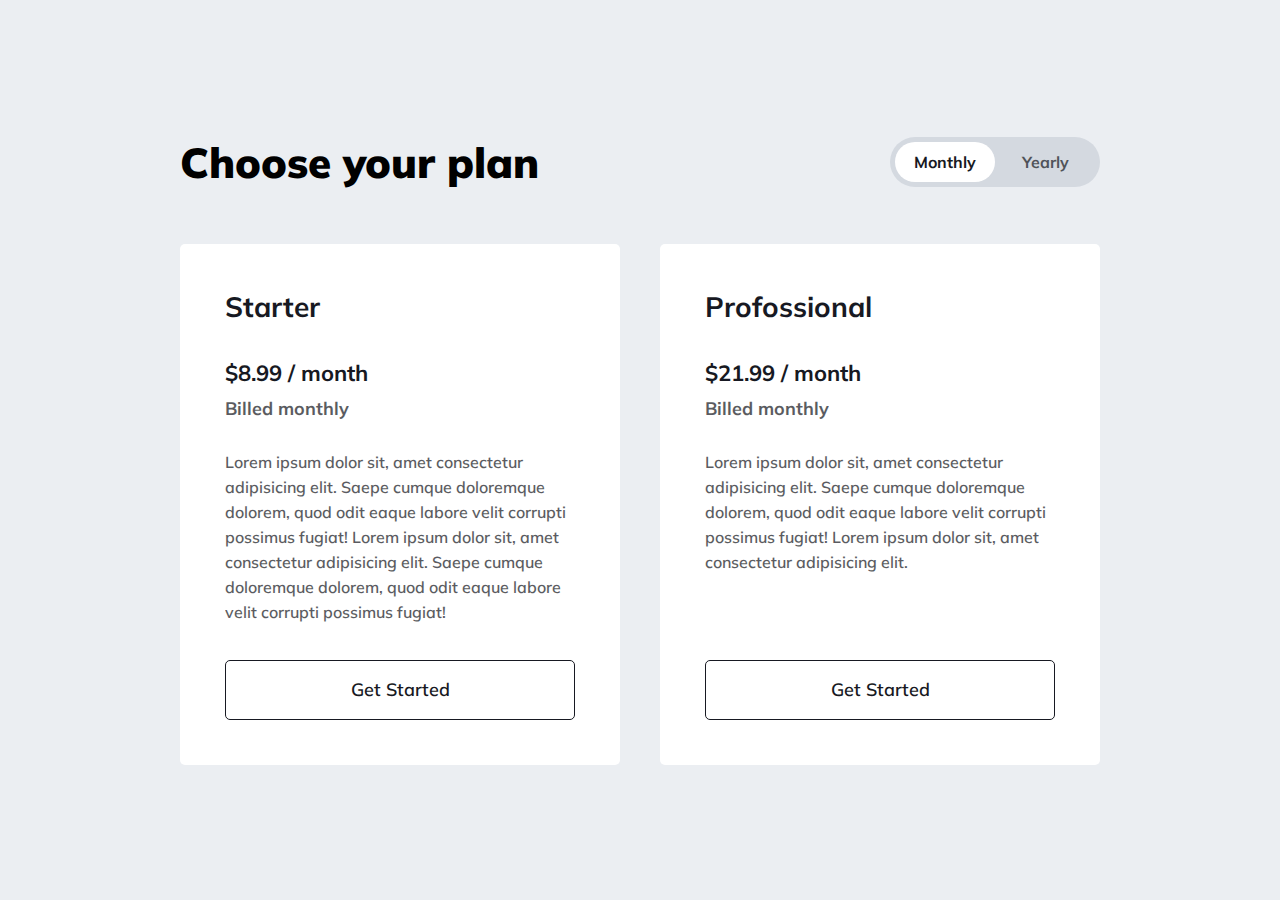
<file: chosePlanComponent/index.html>
<!DOCTYPE html>
<html lang="en">
<head>
    <meta charset="UTF-8">
    <meta http-equiv="X-UA-Compatible" content="IE=edge">
    <meta name="viewport" content="width=device-width, initial-scale=1.0">
    <link rel="stylesheet" href="index.css">
    <title>Document</title>
</head>
<body>
    <div class="component--prices">
        <input type="checkbox" id="price-switch">
        <div class="title">
            <h3>Choose your plan</h3>
            <label for="price-switch">
                <span>Monthly</span>
                <span>Yearly</span>
            </label>
        </div>
        <div class="packages">
            <div class="package">
                <h6>Starter</h6>
                <div class="price-info">
                    <div class="price">
                        <span data-monthly-price="$8.99" data-yearly-price="$5.99"></span> / month
                    </div>
                    <div class="description">
                        Billed <span data-monthly-text="monthly" data-yearly-text="yearly"></span>
                    </div>
                </div>
                <p>
                    Lorem ipsum dolor sit, amet consectetur adipisicing elit. Saepe cumque doloremque dolorem, quod odit eaque labore velit corrupti possimus fugiat!
                    Lorem ipsum dolor sit, amet consectetur adipisicing elit. Saepe cumque doloremque dolorem, quod odit eaque labore velit corrupti possimus fugiat!
                </p>
                <a href="" class="button">
                    Get Started
                </a>
            </div>
            <div class="package">
                <h6>Profossional</h6>
                <div class="price-info">
                    <div class="price">
                        <span data-monthly-price="$21.99" data-yearly-price="$16.99"></span> / month
                    </div>
                    <div class="description">
                        Billed <span data-monthly-text="monthly" data-yearly-text="yearly"></span>
                    </div>
                </div>
                <p>
                    Lorem ipsum dolor sit, amet consectetur adipisicing elit. Saepe cumque doloremque dolorem, quod odit eaque labore velit corrupti possimus fugiat!
                    Lorem ipsum dolor sit, amet consectetur adipisicing elit. 
                </p>
                <a href="" class="button">
                    Get Started
                </a>
            </div>
        </div>
    </div>
</body>
</html>
</file>
<file: chosePlanComponent/index.css>
@import url('https://fonts.googleapis.com/css2?family=Mulish:wght@400;600;700;900&display=swap');

*{
    font-family: 'Mulish', sans-serif;
    padding: 0;
    margin: 0;
    list-style: none;
    border: none;
    text-decoration: none;
    box-sizing: border-box;
    -webkit-overflow-scrolling: touch;
    user-select: none;
}
*:focus{
    outline: none;
}
html,
body{
    height: 100%;
    display: flex;
    align-items: center;
    margin: 0 auto;
}
body{
    background-color: #ebeef2;
}

.component--prices{
    max-width: 920px;
    margin: 0 auto;
}

.component--prices .title{
    display: flex;
    justify-content: space-between;
    align-items: center;
    margin-bottom: 55px;
}
.component--prices .title h3{
    font-size: 42px;
    font-weight: 900;
}

.component--prices .title label{
    width: 210px;
    height: 50px;
    background-color: #D4D9E0;
    border-radius: 50px;
    display: flex;
    align-items: center;
    justify-content: center;
    position: relative;
    z-index: 1;
    cursor: pointer;
}
.component--prices .title label::before{
    content: '';
    width: 100px;
    height: 40px;
    border-radius: 40px;
    background-color: #fff;
    position: absolute;
    top: 5px;
    left: 5px;
    z-index: -1;
    transition: 400ms left ease-in-out;
}
.component--prices .title label span{
    font-size:16px;
    font-weight: bold;
    color: #171922;
    width: 100px;
    height: 40px;
    display: grid;
    place-items: center;
    opacity: .7;
    transition: 400ms opacity ease-in-out;
}
.component--prices .title label span:first-child{
    opacity: 1;
}
.component--prices .packages{
    display: flex;
    margin: 0 -20px;
}
.component--prices .packages .package{
    display: flex;
    flex-direction: column;
    flex: 1;
    margin: 0 20px;
    background: #fff;
    padding: 45px;
    color:#171922;
    font-weight: bold;
    transition: 400ms box-shadow ease-in-out;
    border-radius: 5px;
}
.component--prices .packages .package:hover{
    box-shadow: 0 19px 50px -20px;
}
.component--prices .packages .package:hover > .button{
    background-color:#171922;
    color: #fff;
}
.component--prices .packages .package h6{
    margin-bottom: 35px;
    font-size: 28px;
}
.component--prices .packages .package .price-info{
    margin-bottom: 30px;
}
.component--prices .packages .package .price-info .price{
    font-size: 22px;
    margin-bottom: 10px;
}
.component--prices .packages .package .price-info .description{
    font-size: 18px;
    opacity: .71;
}
.component--prices .packages .package p{
    font-size: 16px;
    font-weight: 600;
    opacity: .71;
    margin-bottom: 35px;
    line-height: 25px;
}
.component--prices .packages .package .button{
    height: 60px;
    display: grid;
    width: 100%;
    margin-top: auto;
    place-items:center;
    border: 1px solid #171922;
    border-radius: 5px;
    font-size: 18px;
    font-weight: 600;
    color: #171922;
    transition: 400ms ease-in-out;
}

/*plan changes style - START*/
.component--prices .packages .package .price-info .price span::before{
    content: attr(data-monthly-price);
}
.component--prices .packages .package .price-info .description span::before{
    content: attr(data-monthly-text);
}
#price-switch{
    display: none;
}
#price-switch:checked + .title label::before{
    left: 105px;
}
#price-switch:checked + .title label span:first-child{
    opacity: .71;
}
#price-switch:checked + .title label span:last-child{
    opacity: 1;
}
#price-switch:checked + .title + .packages .price-info .price span::before{
    content: attr(data-yearly-price);
}
#price-switch:checked + .title + .packages .package .price-info .description span::before{
    content: attr(data-yearly-text);
}
</file>
